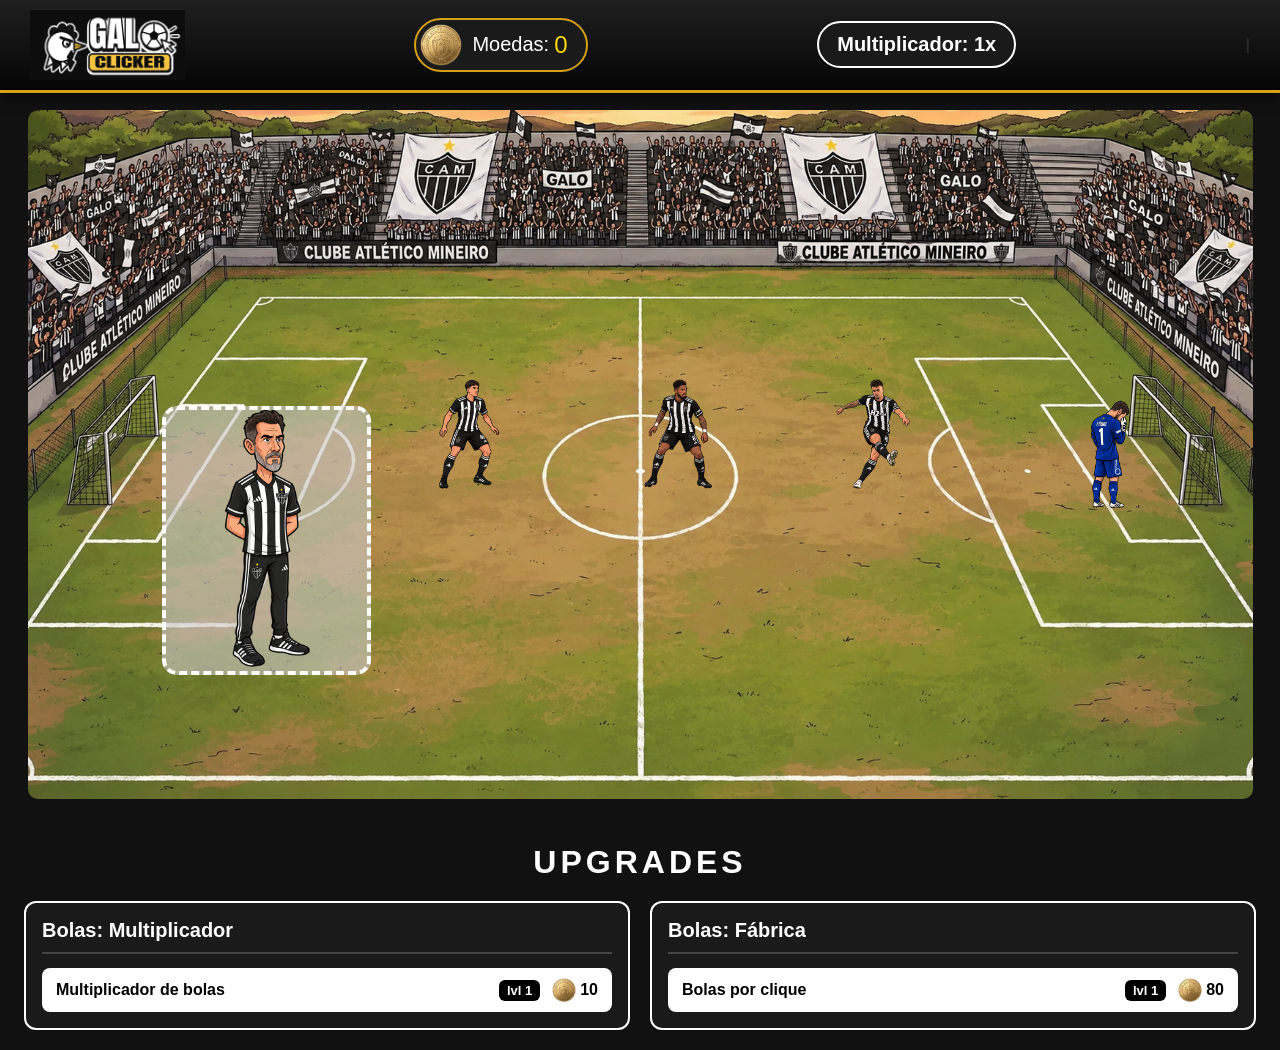
<file: index.html>
<!DOCTYPE html>
<html lang="pt-BR">
<head>
    <meta charset="UTF-8">
    <meta name="viewport" content="width=device-width, initial-scale=1.0" >
    <title>Galo Clicker</title>
    <link rel="icon" type="image/png" href="imagens/0b0031de783db64c86272078ba9eb72e.jpg">
    <link rel="stylesheet" href="principal.css">
</head>
<body>
    <header>
        <img class="logo" src="imagens/logo.jpeg">
        <p><img src="imagens/moeda.png" class="moeda"> Moedas: <small>0</small></p>
        <strong>Multiplicador: 1x</strong>
        <aside class="barra">|</aside>
    </header>
    <div class="container">
        <div class="campo">
            <img src="imagens/estadio1.png">
            <button class="areaclick">
                <img src="imagens/barba.png" alt="barba">
            </button>
            <div class="goleiro">
                <img src="imagens/Fábio Cabisbaixo no Cruzeiro.png">
            </div>
            <div class="zagueiro">
                <img src="imagens/vitao.png">
            </div>
            <div class="meia">
                <img src="imagens/Fred.png">
            </div>
            <div class="atacante">
                <img src="imagens/kingnier.png">
            </div>
        </div>
    </div>
    <h1>UPGRADES</h1>
    <div class="secaodois">
        <section class="multiplicador">
            <h2>Bolas: Multiplicador</h2>
            <p>Multiplicador de bolas<span class="info"><span class="nivel">lvl 1</span><span class="preco"><img src="imagens/moeda.png" class="moedapreco">10</span></span></p>
        </section>
        <section class="bolas">
            <h2>Bolas: Fábrica</h2>
            <p>Bolas por clique<span class="info"><span class="nivel">lvl 1</span><span class="preco"><img src="imagens/moeda.png" class="moedapreco">80</span></span></p>
        </section>
    </div>
    <script src="principal.js"></script>
</body>
</html>
</file>
<file: principal.css>
* {
    margin: 0;
    padding: 0;
    box-sizing: border-box;
}

body {
    background-color: #111;
    color: white;
    font-family: Arial, sans-serif;
}

header {
    z-index: 10;
    display: flex;
    align-items: center;
    justify-content: space-between;
    gap: 20px;
    padding: 10px 30px;
    background: linear-gradient(180deg, #1f1f1f, #050505);
    border-bottom: 3px solid #d4a017;
    box-shadow: 0 4px 14px rgba(0, 0, 0, 0.7);
    position: fixed;
    width: 100%;
}

header > p {
    color: white;
    font-size: 20px;
    display: flex;
    align-items: center;
    background-color: #1a1a1a;
    border: 2px solid #d4a017;
    border-radius: 40px;
    padding: 4px 18px 4px 4px;
}

.logo {
    max-height: 70px;
}

.moeda {
    width: 42px;
    height: 42px;
    margin-right: 10px;
}

strong {
    color: white;
    font-size: 20px;
    background-color: #1a1a1a;
    border: 2px solid white;
    border-radius: 40px;
    padding: 10px 18px;
}

small {
    color: gold;
    font-size: 24px;
    margin-left: 5px;
}

.barra {
    color: #333333;
}

.container {
    padding: 100px 15px 15px;
}

.campo {
    position: relative;
    width: 98%;
    margin: 10px auto;
}

.campo > img {
    width: 100%;
    display: block;
    border-radius: 10px;
}

h1 {
    text-align: center;
    letter-spacing: 4px;
    margin-top: 20px;
    margin-bottom: 20px;
}

.secaoum,
.secaodois {
    display: grid;
    grid-template-columns: 1fr 1fr;
    gap: 20px;
    margin-bottom: 20px;
    padding-left: 24px;
    padding-right: 24px;
}

.tecnico,
.estadio,
.multiplicador,
.bolas {
    background-color: #1a1a1a;
    border: 2px solid white;
    border-radius: 12px;
    padding: 16px;
    color: white;
}

.secaoum h2,
.secaodois h2 {
    color: white;
    font-size: 20px;
    margin-bottom: 14px;
    padding-bottom: 10px;
    border-bottom: 2px solid #444444;
}

.tecnico p,
.estadio p,
.multiplicador p,
.bolas p {
    display: flex;
    justify-content: space-between;
    align-items: center;
    color: black;
    background-color: white;
    font-size: 16px;
    font-weight: bold;
    margin-bottom: 10px;
    padding: 10px 14px;
    border-radius: 8px;
    cursor: pointer;
    transition: transform 0.15s;
}

.tecnico p:hover,
.estadio p:hover,
.multiplicador p:hover,
.bolas p:hover {
    background-color: #d4a017;
    transform: scale(1.03);
}

.jogadores {
    grid-column: 1 / -1;
    display: flex;
    flex-wrap: wrap;
    gap: 16px;
    background-color: #1a1a1a;
    border: 2px solid white;
    border-radius: 12px;
    padding: 16px;
}

.jogadores h2 {
    width: 100%;
}

.jogador {
    width: 140px;
    height: 180px;
    display: flex;
    align-items: flex-end;
    background-color: white;
    border: 3px solid black;
    border-radius: 10px;
    cursor: pointer;
    transition: transform 0.15s;
}

.jogador:hover {
    transform: translateY(-6px);
}

.jogador p {
    width: 100%;
    padding: 8px;
    color: white;
    background-color: black;
    text-align: center;
    font-weight: bold;
}

.areaclick {
    position: absolute;
    left: 11%;
    top: 43%;
    width: 17%;
    height: 39%;
    border: 4px dashed white;
    border-radius: 15px;
    background-color: rgba(204, 202, 202, 0.6);
    display: flex;
    justify-content: center;
    align-items: center;
    cursor: pointer;
}

.areaclick img {
    width: 100%;
    height: 100%;
    object-fit: contain;
}

.goleiro,
.zagueiro,
.meia,
.atacante {
    position: absolute;
    width: 6%;
    z-index: 2;
}

.goleiro {
    left: 85%;
    top: 42%;
}


.goleiro img,
.zagueiro img,
.meia img,
.atacante img {
    width: 100%;
    height: auto;
    display: block;
}

.info {
    display: flex;
    align-items: center;
    gap: 12px;
}

.nivel {
    font-size: 13px;
    color: white;
    background-color: black;
    padding: 3px 8px;
    border-radius: 6px;
}

.preco {
    display: flex;
    align-items: center;
    gap: 4px;
    color: black;
}

.moedapreco {
    width: 24px;
    height: 24px;
}

.bola {
    position: absolute;
    font-size: 2.5vw;
    z-index: 5;
    transform: translate(-50%, -50%);
    pointer-events: none;
    transition:
        left 0.75s ease-in-out,
        top 0.75s ease-in-out;
}

.secaodois {
    grid-template-columns: 1fr 1fr;
}

.estadio p:last-child,
.multiplicador p:last-child,
.bolas p:last-child {
    margin-bottom: 0;
}

@media (max-width: 900px) {
    .secaodois {
        grid-template-columns: 1fr;
    }
}

.zagueiro {
    left: 33%;
    bottom: 45%;
}

.meia {
    left: 50%;
    bottom: 45%;
}

.atacante {
    left: 66%;
    bottom: 45%;
}
</file>
